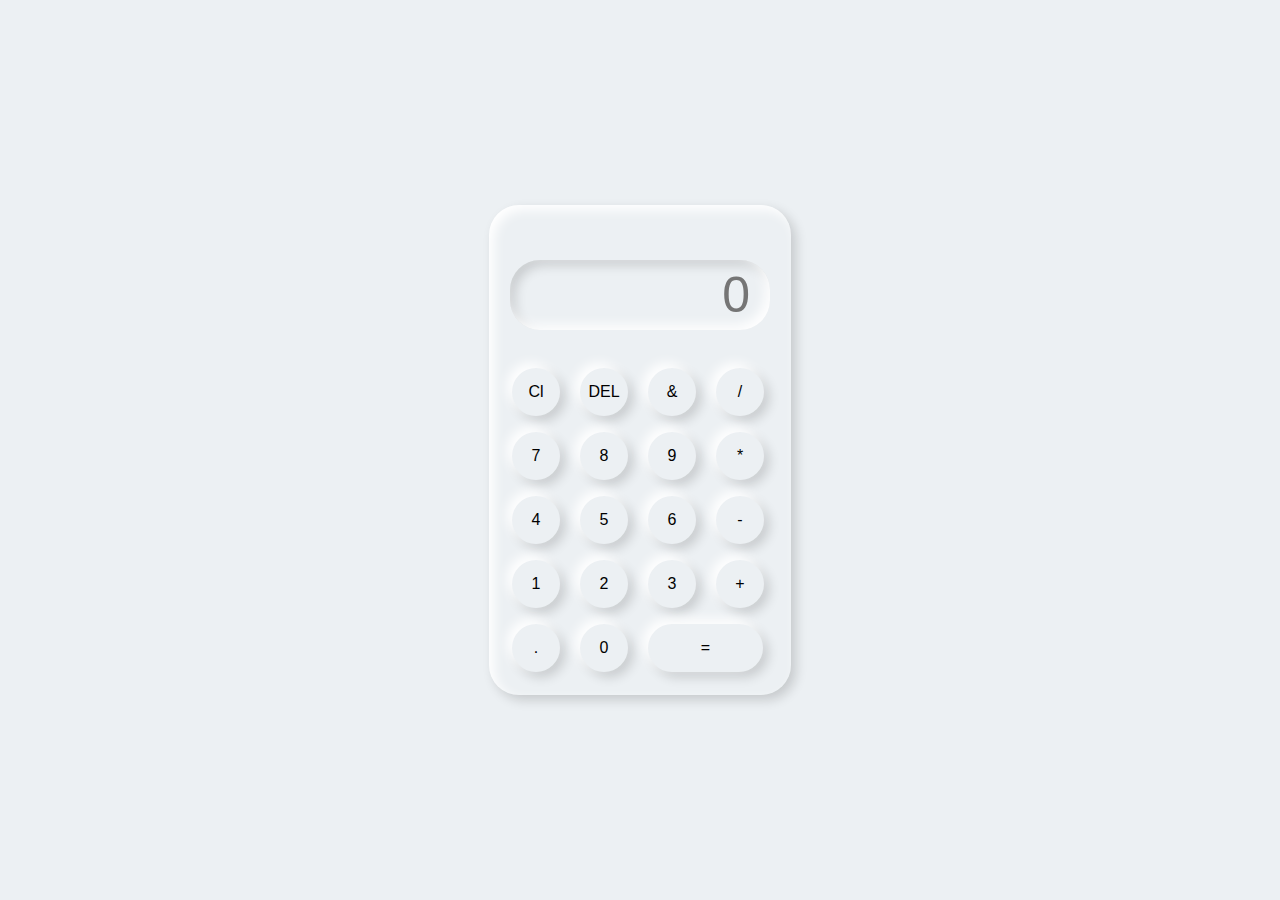
<file: calculator/index.html>
<!DOCTYPE html>
<html lang="en">
<head>
    <meta charset="UTF-8">
    <meta name="viewport" content="width=device-width, initial-scale=1.0">
    <link rel="stylesheet" href="style.css">
    <title>Calculator</title>
</head>
<body>
    <div class="container">
        <div class="calculator">
        <input type="text" placeholder="0" id="output-screen">
        <button onclick="Clear()">Cl</button>
        <button onclick="del()">DEL</button>
        <button onclick="display('%')">&</button>
        <button onclick="display('/')">/</button>
        <button onclick="display('7')">7</button>
        <button onclick="display('8')">8</button>
        <button onclick="display('9')">9</button>
        <button onclick="display('*')">*</button>
        <button onclick="display('4')">4</button>
        <button onclick="display('5')">5</button>
        <button onclick="display('6')">6</button>
        <button onclick="display('-')">-</button>
        <button onclick="display('1')">1</button>
        <button onclick="display('2')">2</button>
        <button onclick="display('3')">3</button>
        <button onclick="display('+')">+</button>
        <button onclick="display('.')">.</button>
        <button onclick="display('0')">0</button>
        <button onclick="calculate()" class="equal">=</button>
    </div>
</div>

<script>
    let outputScreen = document.getElementById("output-screen");

    function display(num){
        outputScreen.value += num;
    }

    function calculate(){
        try{
            outputScreen.value = eval(outputScreen.value);
        }
        catch(err){
            alert("Invalid Input");
        }
    }

    function Clear(){
        outputScreen.value = "";
    }

    function del(){
        outputScreen.value = outputScreen.value.slice(0, -1);
    }
</script>
</body>
</html>
</file>
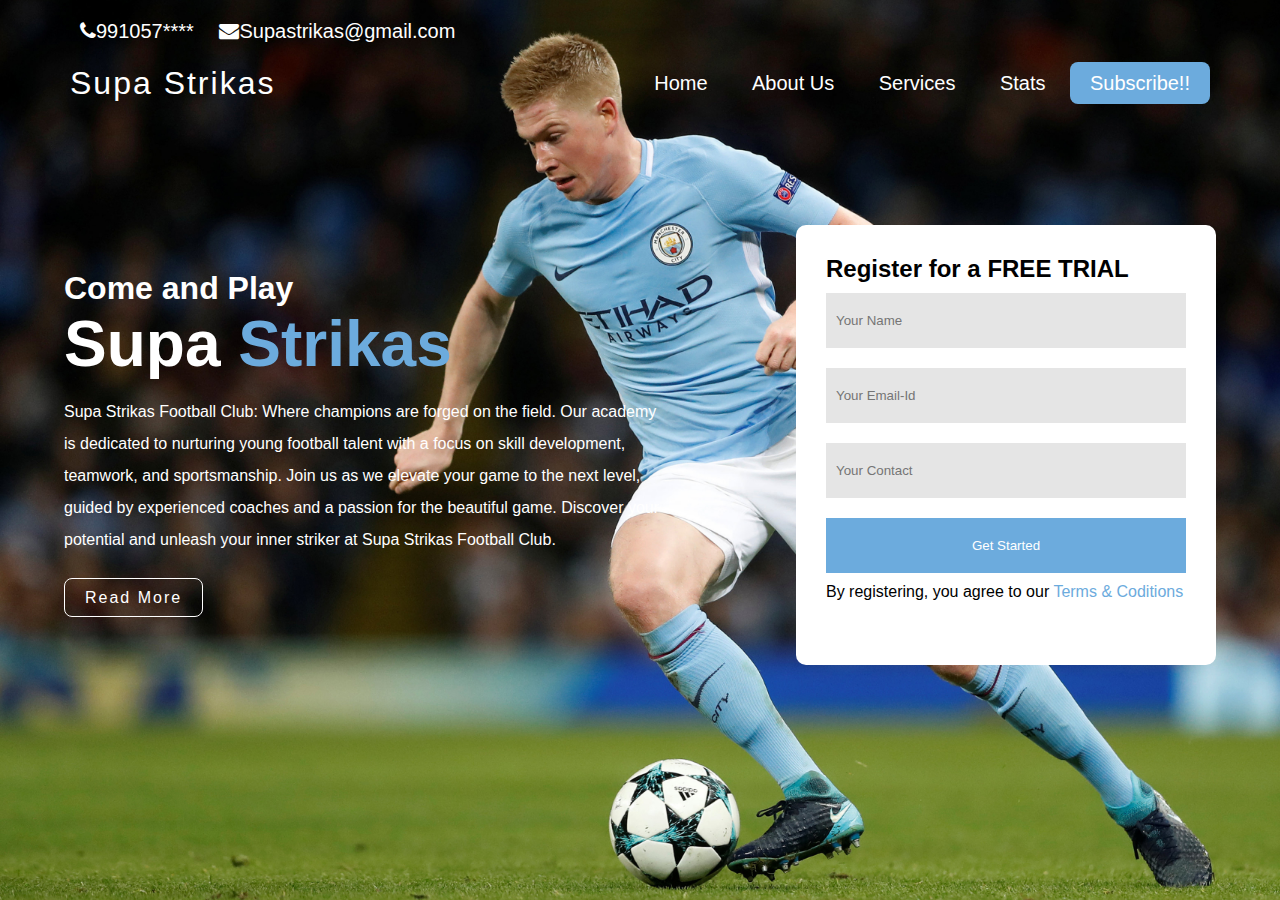
<file: landing page/index.html>
<!DOCTYPE html>
<html lang="en">
<head>
    <meta charset="UTF-8">
    <meta name="viewport" content="width=device-width, initial-scale=1.0">
    <title>Supa Strikas</title>
    <link rel="stylesheet" href="style.css">
    <link rel="stylesheet" href="https://cdnjs.cloudflare.com/ajax/libs/font-awesome/4.7.0/css/font-awesome.min.css">
</head>
<body>
    <header>
        <div class="info">
            <span> <i class="fa fa-phone"></i>991057****</span>
            <span> <i class="fa fa-envelope"></i>Supastrikas@gmail.com</span>
        </div>
        <nav>
            <div class="logo"> Supa Strikas
            </div>
            <div class="menu">
                <a href="#">Home</a>
                <a href="#">About Us</a>
                <a href="#">Services</a>
                <a href="#">Stats</a>
                <a href="#">Subscribe!!</a>
            </div>
        </nav>

        <div class="box">
            <h2>Register for a FREE TRIAL</h2>
            <form>
                <input type="text" name="" placeholder="Your Name">
                <input type="text" name="" placeholder="Your Email-Id">
                <input type="text" name="" placeholder="Your Contact">
                <input type="submit" name="" value="Get Started">
                <p>By registering, you agree to our <span>Terms & Coditions</span></p>
            </form>
        </div>
        <div class="htext">
            <h1>Come and Play</h1>
            <h2>Supa <span>Strikas</span></h2>
            <p>Supa Strikas Football Club: Where champions are forged on the field. Our academy is dedicated to nurturing young football talent with a focus on skill development, teamwork, and sportsmanship. Join us as we elevate your game to the next level, guided by experienced coaches and a passion for the beautiful game. Discover your potential and unleash your inner striker at Supa Strikas Football Club.</p>
            <br>
            <a href="#">Read More</a>
        </div>
    </header>
</body>
</html>
</file>
<file: calculator/style.css>
*{
    margin: 0;
    padding: 0;
    box-sizing: border-box;
    background-color: #ecf0f3;
    font-family: sans-serif;
    outline: none;
}
.container{
    height: 100vh;
    display: flex;
    justify-content: center;
    align-items: center;
}
.calculator{
    background-color: #ecf0f3;
    padding: 15px;
    border-radius: 30px;
    box-shadow: inset 5px 5px 12px #ffffff,
                      5px 5px 12px rgba(0, 0, 0, .16);
    display: grid;
    grid-template-columns: repeat(4,68px);     
   
    justify-content: center;             
}
input{
    grid-column: span 4;
    height: 70px;
    width: 260px;
    background-color: #ecf0f3;
    box-shadow: inset -5px -5px 12px #ffffff,
                inset  5px  5px 12px rgba(0, 0, 0, 0.16);
    border: none;
    border-radius: 30px;
    color: rgb( 70, 70, 70);
    font-size: 50px;
    text-align: end;
    margin: auto;
    margin-top: 40px;
    margin-bottom: 30px;
    padding: 20px;
}
button{
    height: 48px;
    width: 48px;
    background-color: #ecf0f3;
    box-shadow: -5px -5px 12px #ffffff,
                 5px  5px 12px rgba(0, 0, 0, .16);
    border: none;
    border-radius: 50%;
    margin: 8px;
    font-size: 16px;
}
.equal{
    width: 115px;
    border-radius: 40px;
    background-color: #ecf0f3;
    box-shadow: -5px -5px 12px #ffffff,
                 5px  5px 12px rgba(0, 0, 0, .16);
}
</file>
<file: landing page/style.css>
*{
    padding: 0;
    margin: 0;
    box-sizing: border-box;
    font-family: sans-serif;
}

header{
    font-family: sans-serif;
    width: 100%;
    min-height: 100vh;
    background: url(kevin\ D\ bryune.jpg);
    background-size: cover;
    position: relative;
}
.info{
    color: white;
    font-size: 20px;
    padding: 20px 70px;
    cursor: pointer;
}

.info span{
    margin: 0 10px;
}

nav{
   width: 100%;
   height: 40px;
   padding: 0 70px;
   display: flex;
   justify-content: space-between;
   align-items: center;
}
.logo{
    color:white;
    font-size: 2em;
    font-family: 'Franklin Gothic Medium', 'Arial Narrow', Arial, sans-serif;
    letter-spacing: 2px;
}
.menu a{
    text-decoration: none;
    color: white;
    padding: 10px 20px;
    font-size: 20px;
    transition: 0.4s;
}
.menu a:last-child{
    background-color: #6CABDD;
    border-radius: 8px;
}
.menu a:hover{
    background: #6CABDD;
    border-radius: 8px;
}
.box{
    background: white;
    width: 420px;
    height: 440px;
    position: absolute;
    top: 25%;
    right: 5%;
    border-radius: 10px;
    padding: 30px;    
}

form{
    width: 100%;
}

form input[type="text"]{
    width: 100%;
    padding: 20px 10px;
    margin: 10px 0;
    outline: none;
    border: none;
    background: rgba(0,0,0,0.1);
}

form input[type="submit"]{
    width: 100%;
    padding: 20px 10px;
    margin: 10px 0;
    outline: none;
    border: none;
    background: #6CABDD;  
    color: white;
    cursor: pointer;
    transition: 0.4s;
}
form input[type="submit"]:hover{
    background: transparent;
    border: 1px solid grey;
    color: black;
}
.box span{
    color: #6CABDD;
    cursor: pointer;
}
.htext{
    position: absolute;
    top: 30%;
    left: 5%;
    max-width: 600px;
    color:white;
}
.htext h1{
    font-size: 2em;
}
.htext h2{
    font-size: 4em;
}
.htext span{
    color: #6CABDD;
}
.htext p{
    margin: 15px 0;
    line-height: 2em;
}
.htext a{
    text-decoration: none;
    color: white;
    padding: 10px 20px;
    border: 1px solid white;
    letter-spacing: 2px;
    border-radius: 8px;
    transition: 0.4s;
}

.htext a:hover{
    background: #6CABDD;
}
</file>
